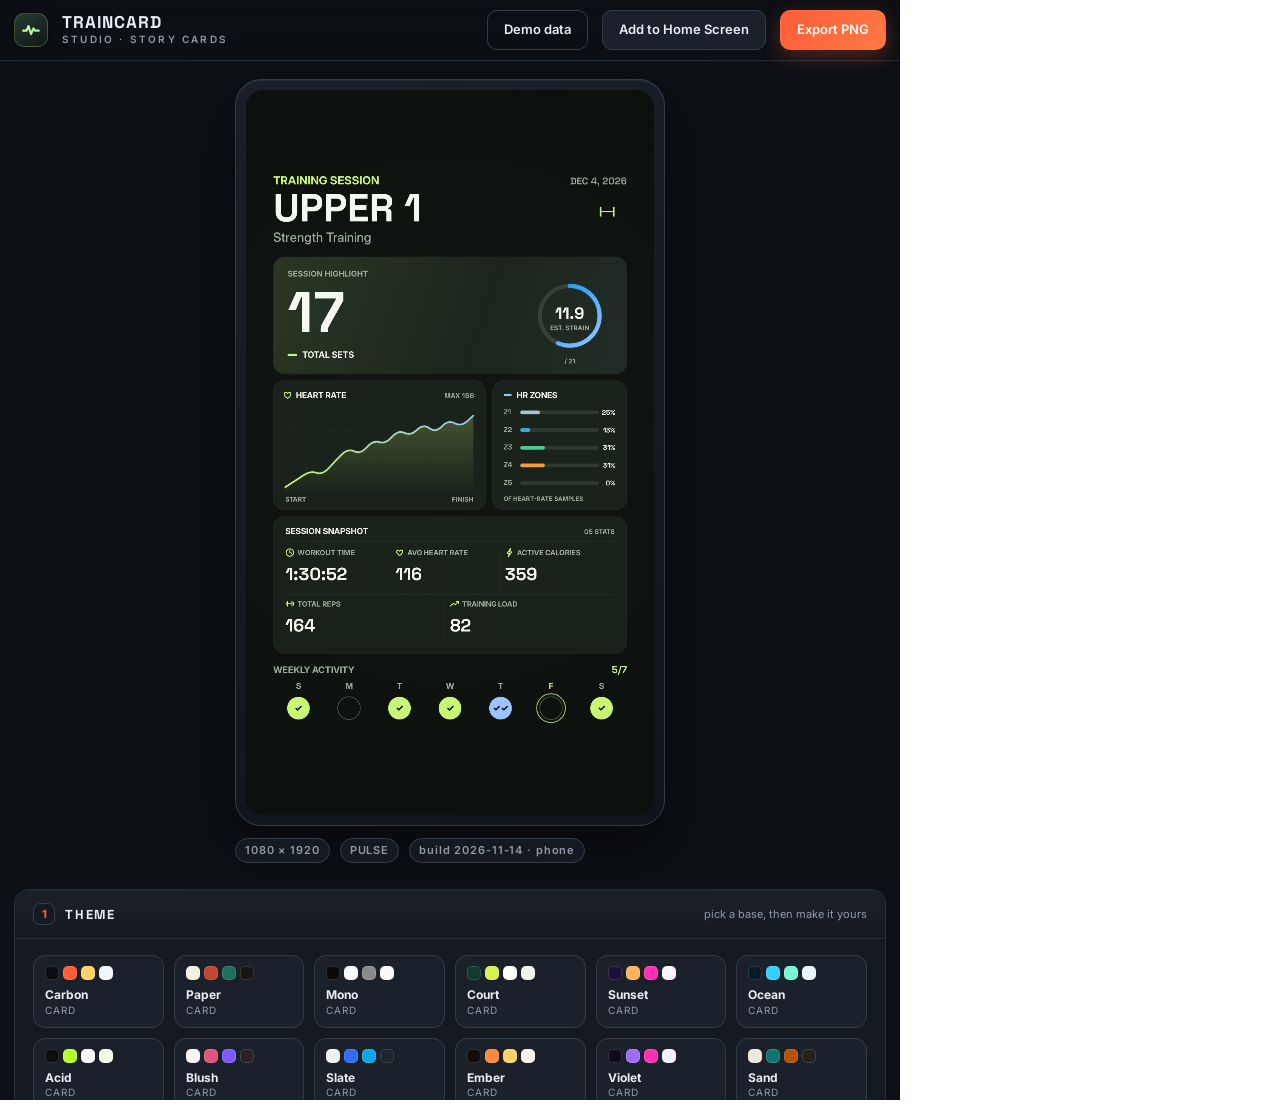
<file: pdf-reader/_sbframe.html>
<!doctype html><html><head><meta charset="utf-8"><title>boot</title></head>
<body style="margin:0">
<script>
window.addEventListener('message', function (e) {
  try { document.title = (document.title === 'boot' ? '' : document.title) + '|' + e.data; } catch (x) {}
});
</script>
<iframe id="f" sandbox="allow-scripts" src="./index.html" style="width:900px;height:1100px;border:0"></iframe>
</body></html>
</file>
